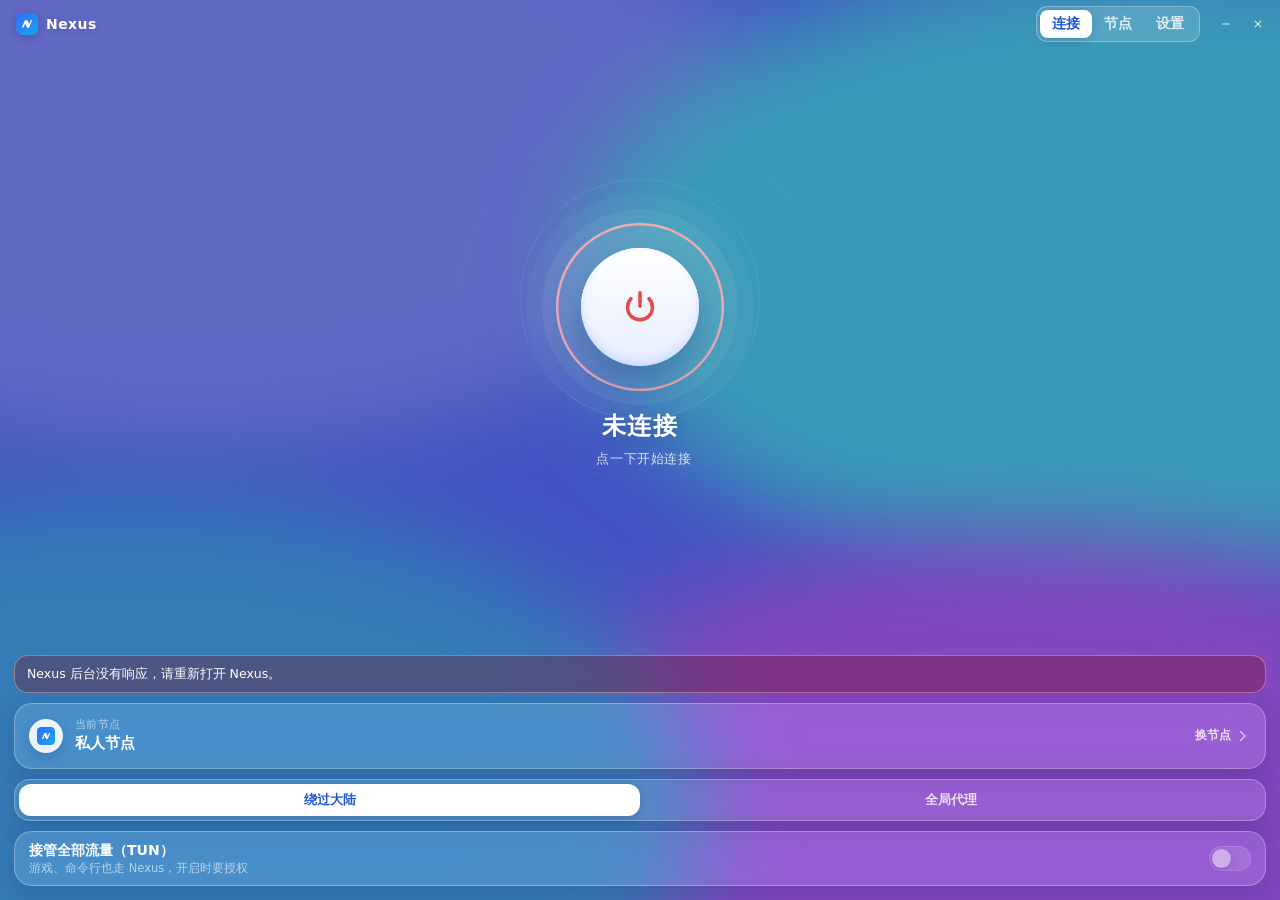
<file: apps/desktop/ui/index.html>
<!doctype html>
<html lang="zh-CN">
<head>
  <meta charset="utf-8"><meta name="viewport" content="width=device-width, initial-scale=1">
  <title>Nexus</title><link rel="icon" href="nexus-logo.svg"><link href="style.css" rel="stylesheet"><script src="app.js" defer></script>
</head>
<body>
<svg class="sprite" aria-hidden="true">
  <symbol id="i-power" viewBox="0 0 24 24"><path d="M12 3.5v8"/><path d="M6.6 7a7.5 7.5 0 1 0 10.8 0"/></symbol>
  <symbol id="i-check" viewBox="0 0 24 24"><path d="m5 12.5 4.5 4.5L19 7.5"/></symbol>
  <symbol id="i-refresh" viewBox="0 0 24 24"><path d="M19.5 12a7.5 7.5 0 1 1-2.2-5.3"/><path d="M19.5 4.5v4h-4"/></symbol>
  <symbol id="i-trash" viewBox="0 0 24 24"><path d="M4.5 7h15M10 11v6M14 11v6M6.5 7l.8 11.2A2 2 0 0 0 9.3 20h5.4a2 2 0 0 0 2-1.8L17.5 7M9.5 7V5a1 1 0 0 1 1-1h3a1 1 0 0 1 1 1v2"/></symbol>
  <symbol id="i-plus" viewBox="0 0 24 24"><path d="M12 5v14M5 12h14"/></symbol>
  <symbol id="i-arrow" viewBox="0 0 24 24"><path d="m10 6 6 6-6 6"/></symbol>
  <symbol id="i-bolt" viewBox="0 0 24 24"><path d="M13 3.5 5.5 13.5H12l-1 7 7.5-10H12z"/></symbol>
  <symbol id="i-up" viewBox="0 0 24 24"><path d="M12 19V5M6 11l6-6 6 6"/></symbol>
  <symbol id="i-down" viewBox="0 0 24 24"><path d="M12 5v14M6 13l6 6 6-6"/></symbol>
  <symbol id="i-min" viewBox="0 0 24 24"><path d="M6 12h12"/></symbol>
  <symbol id="i-close" viewBox="0 0 24 24"><path d="m7 7 10 10M17 7 7 17"/></symbol>
  <symbol id="i-back" viewBox="0 0 24 24"><path d="m14 6-6 6 6 6"/></symbol>
  <symbol id="i-server" viewBox="0 0 24 24"><rect x="4" y="4.5" width="16" height="6" rx="2"/><rect x="4" y="13.5" width="16" height="6" rx="2"/><path d="M8 7.5h.01M8 16.5h.01"/></symbol>
  <symbol id="i-chat" viewBox="0 0 24 24"><path d="M5 5.5h14a1.5 1.5 0 0 1 1.5 1.5v9a1.5 1.5 0 0 1-1.5 1.5h-7l-4.5 3.5V17.5H5A1.5 1.5 0 0 1 3.5 16V7A1.5 1.5 0 0 1 5 5.5z"/><path d="M8 10h8M8 13.5h5"/></symbol>
  <symbol id="i-copy" viewBox="0 0 24 24"><rect x="8.5" y="8.5" width="11" height="11" rx="2.5"/><path d="M15.5 8.5V6a1.5 1.5 0 0 0-1.5-1.5H6A1.5 1.5 0 0 0 4.5 6v8A1.5 1.5 0 0 0 6 15.5h2.5"/></symbol>
</svg>

<div class="aurora" aria-hidden="true"><i></i><i></i><i></i><i></i></div>

<header class="top" data-tauri-drag-region>
  <div class="brand" data-tauri-drag-region><img src="nexus-logo.svg" alt="" width="22" height="22" data-tauri-drag-region><span data-tauri-drag-region>Nexus</span></div>
  <nav aria-label="主要导航"><span class="nav-pill" aria-hidden="true"></span><a href="#home">连接</a><a href="#nodes">节点</a><a href="#settings">设置</a></nav>
  <div class="window-controls">
    <button type="button" id="win-min" aria-label="最小化"><svg class="icon"><use href="#i-min"/></svg></button>
    <button type="button" id="win-close" class="close" aria-label="关闭"><svg class="icon"><use href="#i-close"/></svg></button>
  </div>
</header>

<main>
<section id="home" aria-labelledby="home-title">
  <h1 id="home-title" class="sr-only" tabindex="-1">连接</h1>
  <form id="connection-form" class="home">
    <div id="hero" class="hero" data-link="idle">
      <span class="hero-glow" aria-hidden="true"></span>
      <span class="hero-wash" aria-hidden="true"></span>
      <span class="hero-rings" aria-hidden="true"></span>
      <div class="dial-wrap">
        <span class="wave" aria-hidden="true"></span><span class="wave" aria-hidden="true"></span><span class="wave" aria-hidden="true"></span>
        <span class="orbit" aria-hidden="true"><i></i></span>
        <button id="toggle" type="submit" class="dial" aria-describedby="status" disabled>
          <span class="dial-ring" aria-hidden="true"></span>
          <span class="dial-core" aria-hidden="true"><svg class="icon"><use href="#i-power"/></svg></span>
          <span id="toggle-label" class="sr-only">连接</span>
        </button>
      </div>
      <p id="status" role="status">未连接</p>
      <p id="route"><span id="lane"></span><span id="clock"></span></p>
      <div id="traffic" class="traffic" hidden>
        <svg class="spark" viewBox="0 0 300 44" preserveAspectRatio="none" aria-hidden="true">
          <path id="spark-down-fill" class="fill"/><path id="spark-down" class="line"/><path id="spark-up" class="line up"/>
        </svg>
        <div class="rates">
          <span><svg class="icon"><use href="#i-down"/></svg><b id="rate-down">0</b><small id="unit-down">KB/s</small></span>
          <span><svg class="icon"><use href="#i-up"/></svg><b id="rate-up">0</b><small id="unit-up">KB/s</small></span>
        </div>
      </div>
    </div>
    <p id="feedback" role="alert" hidden></p>

    <a id="current" class="row link" href="#nodes">
      <span class="row-text"><small class="eyebrow">当前节点</small><b id="current-name">私人节点</b><small id="current-from"></small></span>
      <span id="current-latency" class="latency" hidden></span>
      <span class="change">换节点<svg class="icon chevron"><use href="#i-arrow"/></svg></span>
    </a>
    <div class="seg" role="radiogroup" aria-label="分流模式">
      <span class="seg-pill" aria-hidden="true"></span>
      <label><input type="radio" name="mode" value="split" checked><span>绕过大陆</span></label>
      <label><input type="radio" name="mode" value="global"><span>全局代理</span></label>
    </div>
    <div class="row tun-row"><label for="tun" class="row-text"><b>接管全部流量（TUN）</b><small id="tun-hint">游戏、命令行也走 Nexus，开启时要授权</small></label><input type="checkbox" role="switch" id="tun" aria-describedby="tun-hint" disabled></div>
  </form>
</section>

<section id="nodes" hidden aria-labelledby="nodes-title">
  <h1 id="nodes-title" class="sr-only" tabindex="-1">节点</h1>
  <p id="selected-hint" class="hint"></p>
  <div class="group">
    <div class="group-head"><span class="group-name">私人节点</span><small class="group-meta"></small>
      <button type="button" class="icon-btn probe" data-probe="v2" aria-label="测试延迟"><svg class="icon"><use href="#i-bolt"/></svg></button>
    </div>
    <div class="group-nodes">
      <button type="button" id="pick-v2" class="node" role="radio" aria-checked="false" data-id="v2" hidden>
        <span class="node-name" id="v2-name">私人节点</span><span class="latency" hidden></span><span class="badge">私人</span>
        <svg class="icon node-check" aria-hidden="true"><use href="#i-check"/></svg>
      </button>
      <form id="enrollment" class="join" hidden>
        <label for="invite" class="sr-only">邀请链接</label>
        <input id="invite" type="password" maxlength="16384" autocomplete="off" spellcheck="false" placeholder="粘贴朋友发来的邀请链接" required>
        <button type="submit" id="join" class="btn primary small">加入</button>
      </form>
    </div>
  </div>
  <a id="to-servers" class="row link entry" href="#servers">
    <span class="entry-icon" aria-hidden="true"><svg class="icon"><use href="#i-server"/></svg></span>
    <span class="row-text"><b>用自己的服务器搭节点</b><small id="servers-summary">有一台 VPS 就行，点一下自动装好</small></span>
    <svg class="icon chevron"><use href="#i-arrow"/></svg>
  </a>
  <div id="sub-groups"></div>
  <p id="sub-feedback" role="status"></p>
  <form id="import-form" class="add" hidden>
    <label for="subscription-url" class="sr-only">订阅或节点链接</label>
    <input type="password" id="subscription-url" maxlength="524288" autocomplete="off" spellcheck="false" placeholder="粘贴订阅地址或节点链接" required>
    <button type="submit" id="add-sub" class="btn primary">添加</button>
  </form>
  <button type="button" id="show-import" class="btn wide"><svg class="icon"><use href="#i-plus"/></svg>添加订阅</button>

  <template id="group-template">
    <div class="group">
      <div class="group-head">
        <span class="group-name"></span><small class="group-meta"></small>
        <button type="button" class="icon-btn probe" aria-label="测试延迟"><svg class="icon"><use href="#i-bolt"/></svg></button>
        <button type="button" class="icon-btn refresh" aria-label="刷新订阅"><svg class="icon"><use href="#i-refresh"/></svg></button>
        <button type="button" class="icon-btn delete" aria-label="删除订阅"><svg class="icon"><use href="#i-trash"/></svg></button>
      </div>
      <div class="group-nodes" role="radiogroup"></div>
    </div>
  </template>
  <template id="node-template">
    <button type="button" class="node" role="radio" aria-checked="false">
      <span class="node-name"></span><span class="latency" hidden></span><span class="badge"></span>
      <svg class="icon node-check" aria-hidden="true"><use href="#i-check"/></svg>
    </button>
  </template>
  <dialog id="confirm-import" aria-labelledby="confirm-import-title"><h2 id="confirm-import-title">添加这个订阅？</h2><p id="import-hint"></p>
    <form method="dialog"><button value="cancel" class="btn">忽略</button><button value="add" class="btn primary" autofocus>添加</button></form>
  </dialog>
  <dialog id="confirm-sub" aria-labelledby="confirm-sub-title"><h2 id="confirm-sub-title">删除这个订阅？</h2><p id="delete-hint"></p>
    <form method="dialog"><button value="cancel" class="btn" autofocus>取消</button><button value="delete" class="btn danger">删除</button></form>
  </dialog>
</section>

<section id="servers" hidden aria-labelledby="servers-title" data-nav="nodes">
  <div class="page-head">
    <button type="button" id="servers-back" class="icon-btn" aria-label="返回"><svg class="icon"><use href="#i-back"/></svg></button>
    <h1 id="servers-title" tabindex="-1">我的服务器</h1>
  </div>

  <div id="server-home">
    <div id="server-list" class="list" hidden></div>
    <div id="server-empty" class="empty" hidden>
      <span class="entry-icon big" aria-hidden="true"><svg class="icon"><use href="#i-server"/></svg></span>
      <b>搭一个只属于你的节点</b>
      <small>准备一台海外 Linux 服务器，填上 IP 和 root 密码，剩下的交给 Nexus。</small>
    </div>
    <form id="server-form" class="card" hidden>
      <label for="server-address" class="sr-only">服务器 IP</label>
      <input id="server-address" type="text" maxlength="128" autocomplete="off" spellcheck="false" placeholder="服务器 IP（端口不是 22 就写 IP:端口）" required>
      <label for="server-password" class="sr-only">root 密码</label>
      <input id="server-password" type="password" maxlength="4096" autocomplete="off" spellcheck="false" placeholder="root 密码" required>
      <small class="fine">密码只用这一次，不会保存在这台电脑上</small>
      <div class="actions"><button type="button" id="server-form-cancel" class="btn">取消</button><button type="submit" id="server-start" class="btn primary">开始搭建</button></div>
    </form>
    <button type="button" id="show-server-form" class="btn wide"><svg class="icon"><use href="#i-plus"/></svg>添加服务器</button>
  </div>

  <div id="server-progress" class="card" hidden>
    <b id="progress-title">正在搭建…</b>
    <ol class="steps">
      <li data-step="connect">连接服务器</li>
      <li data-step="install">安装节点</li>
      <li data-step="enroll">让这台电脑加入</li>
    </ol>
    <small id="progress-hint" class="fine"></small>
    <div class="actions">
      <button type="button" id="progress-cancel" class="btn">取消</button>
      <button type="button" id="progress-invite" class="btn" hidden>邀请朋友</button>
      <button type="button" id="progress-connect" class="btn primary" hidden>去连接</button>
    </div>
  </div>

  <p id="server-feedback" role="status"></p>

  <div id="server-detail" hidden>
    <div class="card">
      <b>邀请朋友</b>
      <small class="fine">朋友装好 Nexus，粘贴这条邀请就能用你的节点</small>
      <div class="chips" role="radiogroup" aria-label="可以用多久" id="invite-days">
        <label><input type="radio" name="invite-days" value="30" checked><span>30 天</span></label>
        <label><input type="radio" name="invite-days" value="90"><span>90 天</span></label>
        <label><input type="radio" name="invite-days" value="365"><span>一年</span></label>
        <label><input type="radio" name="invite-days" value=""><span>永久</span></label>
      </div>
      <button type="button" id="make-invite" class="btn primary">生成邀请</button>
      <div id="invite-out" hidden>
        <p id="invite-text"></p>
        <div class="actions"><small class="fine">邀请 7 天内有效，只能用一次</small><button type="button" id="copy-invite" class="btn small"><svg class="icon"><use href="#i-copy"/></svg>复制</button></div>
      </div>
    </div>
    <div class="group">
      <div class="group-head"><span class="group-name">在用的设备</span><small class="group-meta" id="device-meta"></small>
        <button type="button" id="devices-refresh" class="icon-btn" aria-label="刷新设备"><svg class="icon"><use href="#i-refresh"/></svg></button>
      </div>
      <div id="device-list" class="group-nodes"></div>
    </div>
  </div>

  <template id="server-template">
    <button type="button" class="row server">
      <span class="entry-icon" aria-hidden="true"><svg class="icon"><use href="#i-server"/></svg></span>
      <span class="row-text"><b></b><small>管理设备、邀请朋友</small></span>
      <svg class="icon chevron" aria-hidden="true"><use href="#i-arrow"/></svg>
    </button>
  </template>
  <template id="device-template">
    <div class="device">
      <span class="row-text"><b></b><small></small></span>
      <button type="button" class="btn small renew">续期</button>
      <button type="button" class="btn small ghost-danger revoke">停用</button>
    </div>
  </template>
  <dialog id="confirm-bind" aria-labelledby="confirm-bind-title"><h2 id="confirm-bind-title">这台服务器已经搭好了</h2>
    <p>看起来你之前用手机或别的电脑搭过。要直接接管它吗？不会重装，已有的设备照常能用。</p>
    <form method="dialog"><button value="cancel" class="btn" autofocus>取消</button><button value="bind" class="btn primary">接管</button></form>
  </dialog>
  <dialog id="confirm-renew" aria-labelledby="confirm-renew-title"><h2 id="confirm-renew-title">续期</h2>
    <p id="renew-hint"></p>
    <div class="chips light" role="radiogroup" aria-label="续多久">
      <label><input type="radio" name="renew-days" value="30" checked><span>30 天</span></label>
      <label><input type="radio" name="renew-days" value="90"><span>90 天</span></label>
      <label><input type="radio" name="renew-days" value="365"><span>一年</span></label>
      <label><input type="radio" name="renew-days" value=""><span>永久</span></label>
    </div>
    <form method="dialog"><button value="cancel" class="btn">取消</button><button value="renew" class="btn primary">续期</button></form>
  </dialog>
  <dialog id="confirm-revoke" aria-labelledby="confirm-revoke-title"><h2 id="confirm-revoke-title">停用这台设备？</h2>
    <p id="revoke-hint"></p>
    <form method="dialog"><button value="cancel" class="btn" autofocus>取消</button><button value="revoke" class="btn danger">停用</button></form>
  </dialog>
</section>

<section id="settings" hidden aria-labelledby="settings-title">
  <h1 id="settings-title" class="sr-only" tabindex="-1">设置</h1>
  <div class="list">
    <div class="row"><label for="proxy" class="row-text"><b>系统代理</b><small>浏览器等软件自动走 Nexus</small></label><input type="checkbox" role="switch" id="proxy" checked disabled></div>
  </div>
  <div class="list">
    <div class="row"><span class="row-text"><b>本机端口</b><small id="ports">连接后显示</small></span></div>
    <div class="row"><span class="row-text"><b>这台电脑</b><small id="identity">读取中…</small></span><button id="remove" type="button" class="btn small ghost-danger" hidden>退出</button></div>
    <div class="row"><span class="row-text"><b>软件更新</b><small id="update-feedback">正在检查…</small></span><button type="button" id="update-action" class="btn small" disabled>检查更新</button></div>
  </div>
  <a class="row link entry" href="#report">
    <span class="entry-icon" aria-hidden="true"><svg class="icon"><use href="#i-chat"/></svg></span>
    <span class="row-text"><b>反馈问题</b><small>遇到问题或有建议，直接告诉我们</small></span>
    <svg class="icon chevron"><use href="#i-arrow"/></svg>
  </a>
  <div class="about">
    <img src="nexus-logo.svg" alt="" width="40" height="40">
    <b>Nexus</b>
    <small>无需注册 · 密钥只保存在本机 · 不收集数据</small>
  </div>
  <dialog id="confirm" aria-labelledby="confirm-title"><h2 id="confirm-title">让这台电脑退出私人节点？</h2>
    <p>退出后就不能再用这个节点了，想重新加入需要一条新的邀请。</p>
    <form method="dialog"><button value="cancel" class="btn" autofocus>取消</button><button value="remove" class="btn danger">退出</button></form>
  </dialog>
</section>

<section id="report" hidden aria-labelledby="report-title" data-nav="settings">
  <div class="page-head">
    <a href="#settings" class="icon-btn" aria-label="返回"><svg class="icon"><use href="#i-back"/></svg></a>
    <h1 id="report-title" tabindex="-1">反馈问题</h1>
  </div>
  <form id="feedback-form" class="card">
    <label for="feedback-body" class="sr-only">问题或建议</label>
    <textarea id="feedback-body" maxlength="2000" rows="8" placeholder="遇到了什么问题，或者希望加什么功能" required></textarea>
    <label for="feedback-contact" class="sr-only">联系方式</label>
    <input id="feedback-contact" type="text" maxlength="100" autocomplete="off" spellcheck="false" placeholder="联系方式（选填，方便我们回复你）">
    <div class="actions"><small id="feedback-status" class="fine" role="status">会一起发送软件版本和系统版本</small><button type="submit" id="feedback-send" class="btn primary">发送</button></div>
  </form>
</section>
</main>
</body>
</html>
</file>
<file: apps/desktop/ui/style.css>
/* Nexus desktop · "流光": a living blue–cyan–violet field under frosted glass.
   Fixed 440x740 frameless window. Brand blues match the Android app. */
:root {
  color-scheme: dark;
  --ink: #FFFFFF; --ink-soft: rgba(255,255,255,.82); --ink-muted: rgba(255,255,255,.62);
  --glass: rgba(255,255,255,.14); --glass-strong: rgba(255,255,255,.22); --glass-line: rgba(255,255,255,.28);
  --glass-shadow: 0 8px 28px rgba(12,28,96,.18);
  --signal: #2F6BFF; --signal-text: #1F56E0;
  --good: #8CFFD0; --fair: #FFE08A; --bad: #FFC2C2; --danger: #E5484D;
  --spring: cubic-bezier(.34, 1.4, .5, 1);
  --ease: cubic-bezier(.2, .7, .2, 1);
  font: 14px/1.45 "Segoe UI Variable Text", "Segoe UI", "Microsoft YaHei UI", system-ui, sans-serif;
  color: var(--ink); background: #2F6BFF;
}
* { box-sizing: border-box; }
[hidden] { display: none !important; }
html, body { height: 100%; }
body { position: relative; margin: 0; display: flex; flex-direction: column; overflow: hidden; background: transparent; -webkit-font-smoothing: antialiased; user-select: none; cursor: default; }
input { user-select: text; }
h1, h2, p { margin: 0; }
.sprite { display: none; }
.icon { width: 18px; height: 18px; flex: none; fill: none; stroke: currentColor; stroke-width: 1.9; stroke-linecap: round; stroke-linejoin: round; }
.sr-only { position: absolute; width: 1px; height: 1px; overflow: hidden; clip-path: inset(50%); white-space: nowrap; }
:focus-visible { outline: 2px solid #fff; outline-offset: 2px; }
h1:focus { outline: none; }
.big, #status, .rates b { font-family: "Segoe UI Variable Display", "Segoe UI", "Microsoft YaHei UI", system-ui, sans-serif; }

/* The living background: four colour fields drifting on their own clocks. */
.aurora { position: fixed; inset: 0; z-index: -1; overflow: hidden; background: #2F6BFF; transition: filter .8s var(--ease); }
.aurora::after { content: ""; position: absolute; inset: 0; background: rgba(14,24,64,.0); transition: background .8s var(--ease); }
.aurora i { position: absolute; width: 90%; height: 70%; border-radius: 50%; filter: blur(46px); opacity: .95; }
.aurora i:nth-child(1) { left: -30%; top: -20%; background: #5B8CFF; animation: drift-a 16s ease-in-out infinite alternate; }
.aurora i:nth-child(2) { right: -35%; top: -5%; background: #22D3EE; animation: drift-b 19s ease-in-out infinite alternate; }
.aurora i:nth-child(3) { right: -25%; bottom: -30%; background: #8B5CF6; animation: drift-c 22s ease-in-out infinite alternate; }
.aurora i:nth-child(4) { left: -35%; bottom: -25%; background: #1AA7EC; animation: drift-d 18s ease-in-out infinite alternate; }
@keyframes drift-a { to { transform: translate(22%, 18%) scale(1.15); } }
@keyframes drift-b { to { transform: translate(-20%, 22%) scale(.9); } }
@keyframes drift-c { to { transform: translate(-18%, -20%) scale(1.12); } }
@keyframes drift-d { to { transform: translate(20%, -14%) scale(.92); } }
/* Idle is calmer and deeper; connecting warms; failure tints red. */
body:has(.hero[data-link=idle]) .aurora { filter: saturate(.75) brightness(.92); }
body:has(.hero[data-link=idle]) .aurora::after { background: rgba(14,24,64,.18); }
body:has(.hero[data-link=busy]) .aurora i:nth-child(3) { background: #C084FC; }
body:has(.hero[data-link=failed]) .aurora::after { background: rgba(120,20,40,.28); }

/* Title bar */
.top { flex: none; display: flex; align-items: center; gap: 10px; height: 48px; padding: 0 6px 0 16px; }
.brand { display: flex; align-items: center; gap: 8px; font-size: 14px; font-weight: 700; letter-spacing: .03em; text-shadow: 0 1px 8px rgba(10,20,80,.2); }
.brand img { border-radius: 6px; box-shadow: 0 2px 8px rgba(10,20,80,.25); }
nav { position: relative; display: flex; margin-left: auto; padding: 3px; border-radius: 11px; background: var(--glass); border: 1px solid var(--glass-line); backdrop-filter: blur(14px); }
nav a { position: relative; z-index: 1; padding: 4px 12px; border-radius: 8px; color: var(--ink-soft); text-decoration: none; font-size: 13.5px; font-weight: 600; transition: color .25s; }
nav a:hover { color: #fff; }
nav a[aria-current] { color: var(--signal-text); }
.nav-pill, .seg-pill { position: absolute; top: 3px; bottom: 3px; left: 0; width: 0; border-radius: 8px; background: #fff; box-shadow: 0 2px 8px rgba(12,28,96,.18); transition: transform .4s var(--spring), width .4s var(--spring); }
.window-controls { display: flex; }
.window-controls button { display: grid; place-items: center; width: 32px; height: 30px; padding: 0; border: 0; border-radius: 8px; background: none; color: var(--ink-soft); cursor: pointer; transition: background .15s, color .15s; }
.window-controls .icon { width: 14px; height: 14px; }
.window-controls button:hover { background: var(--glass); color: #fff; }
.window-controls .close:hover { background: var(--danger); }

main { flex: 1; min-height: 0; overflow-y: auto; overflow-x: hidden; padding: 0 14px 14px; scrollbar-width: thin; scrollbar-color: rgba(255,255,255,.35) transparent; }
main section:not([hidden]) { animation: page-in .38s var(--ease); }
@keyframes page-in { from { opacity: 0; transform: translateY(10px) scale(.99); } }

/* Glass surfaces */
.glass, .link, .list, .group-nodes, .seg, .add input, .traffic { background: var(--glass); border: 1px solid var(--glass-line); backdrop-filter: blur(18px) saturate(1.2); box-shadow: var(--glass-shadow); }

/* Connect page */
#home { height: 100%; }
.home { display: flex; flex-direction: column; gap: 10px; height: 100%; }
.hero { position: relative; flex: 1; min-height: 240px; display: flex; flex-direction: column; align-items: center; justify-content: center; }
.hero-glow, .hero-wash { display: none; }
.hero-rings { position: absolute; left: 50%; top: 42%; width: 420px; height: 420px; translate: -50% -50%; border-radius: 50%; pointer-events: none;
  background: repeating-radial-gradient(circle, transparent 0 59px, rgba(255,255,255,.08) 59px 60px);
  -webkit-mask: radial-gradient(closest-side, #000 55%, transparent); mask: radial-gradient(closest-side, #000 55%, transparent); }
.hero[data-link=on] .hero-rings { animation: ripple 5s linear infinite; }
@keyframes ripple { from { background-size: 100% 100%; } to { transform: scale(1.18); opacity: .5; } }

.dial-wrap { position: relative; display: grid; place-items: center; width: 168px; height: 168px; margin-bottom: 18px; transition: margin .5s var(--ease); }
.dial { position: relative; z-index: 1; width: 168px; height: 168px; padding: 0; border-radius: 50%; border: 1px solid rgba(255,255,255,.35); background: rgba(255,255,255,.14); backdrop-filter: blur(10px); box-shadow: 0 0 0 14px rgba(255,255,255,.06), 0 0 0 30px rgba(255,255,255,.035); cursor: pointer; transition: transform .4s var(--spring), background .5s, box-shadow .6s; }
.dial:disabled { cursor: default; }
.dial:not(:disabled):hover { transform: scale(1.03); }
.dial:not(:disabled):active { transform: scale(.95); transition-duration: .12s; }
.dial-ring { position: absolute; inset: -1px; border-radius: 50%; background: transparent; transition: background .5s, opacity .5s;
  -webkit-mask: radial-gradient(farthest-side, transparent calc(100% - 3px), #000 calc(100% - 2px));
  mask: radial-gradient(farthest-side, transparent calc(100% - 3px), #000 calc(100% - 2px)); }
.dial-core { position: absolute; inset: 24px; display: grid; place-items: center; border-radius: 50%; background: linear-gradient(180deg, #FFFFFF, #E6EDFF); color: #7C8AA6; box-shadow: 0 18px 36px rgba(16,36,120,.32), inset 0 -4px 10px rgba(47,107,255,.14), inset 0 2px 0 #fff; transition: color .5s, transform .5s var(--spring); }
.dial-core .icon { width: 40px; height: 40px; stroke-width: 2.1; }
.hero[data-link=idle] .dial-core .icon { animation: hint 3.6s ease-in-out infinite; }
@keyframes hint { 0%, 70%, 100% { transform: none; } 80% { transform: translateY(-2px); } 90% { transform: translateY(1px); } }
.wave { position: absolute; inset: 0; border-radius: 50%; border: 2px solid #fff; opacity: 0; pointer-events: none; }
.orbit { position: absolute; inset: -10px; border-radius: 50%; opacity: 0; transition: opacity .3s; }
.orbit i { position: absolute; top: -4px; left: 50%; width: 9px; height: 9px; margin-left: -4.5px; border-radius: 50%; background: #fff; box-shadow: 0 0 12px #fff, 0 0 24px rgba(255,255,255,.7); }

.hero[data-link=busy] .dial-ring { background: conic-gradient(from 0deg, transparent, #fff); animation: spin 1.2s linear infinite; }
.hero[data-link=busy] .dial-core { color: var(--signal); }
.hero[data-link=busy] .orbit { opacity: 1; animation: spin 1.8s linear infinite; }
.hero[data-link=busy] .wave { animation: wave 2.4s var(--ease) infinite; }
.hero[data-link=busy] .wave:nth-child(2) { animation-delay: .8s; }
.hero[data-link=busy] .wave:nth-child(3) { animation-delay: 1.6s; }
@keyframes wave { from { opacity: .55; transform: scale(1); } to { opacity: 0; transform: scale(1.85); } }
@keyframes spin { to { transform: rotate(1turn); } }

.hero[data-link=on] .dial { background: rgba(255,255,255,.2); animation: breathe 3.4s ease-in-out infinite; }
.hero[data-link=on] .dial-ring { background: rgba(255,255,255,.85); }
.hero[data-link=on] .dial-core { color: var(--signal); }
@keyframes breathe { 0%, 100% { box-shadow: 0 0 0 14px rgba(255,255,255,.08), 0 0 0 30px rgba(255,255,255,.04), 0 0 60px rgba(255,255,255,.18); } 50% { box-shadow: 0 0 0 20px rgba(255,255,255,.05), 0 0 0 40px rgba(255,255,255,.02), 0 0 90px rgba(255,255,255,.26); } }
.hero.burst .wave { animation: wave 1.1s var(--ease) 1 both; }
.hero.burst .wave:nth-child(2) { animation-delay: .18s; }
.hero.burst .wave:nth-child(3) { animation-delay: .36s; }
.hero.burst .dial-core { animation: pop .6s var(--spring); }
@keyframes pop { 40% { transform: scale(1.1); } }
.hero[data-link=failed] .dial-ring { background: rgba(255,170,170,.9); }
.hero[data-link=failed] .dial-core { color: var(--danger); }
.hero.shake .dial { animation: shake .45s ease-in-out; }
@keyframes shake { 20%, 60% { transform: translateX(-5px); } 40%, 80% { transform: translateX(5px); } }

#status { font-size: 24px; font-weight: 700; letter-spacing: .05em; text-shadow: 0 2px 14px rgba(10,20,80,.22); }
#status.swap { animation: swap .35s var(--ease); }
@keyframes swap { from { opacity: 0; transform: translateY(6px); } }
#route { display: flex; align-items: center; gap: 8px; min-height: 22px; margin-top: 4px; color: var(--ink-soft); font-size: 12.5px; }
#lane:not(:empty) { padding: 1px 9px; border-radius: 999px; background: var(--glass-strong); border: 1px solid var(--glass-line); color: #fff; font-weight: 600; font-size: 11.5px; }
#clock { font-variant-numeric: tabular-nums; letter-spacing: .05em; }

/* Live traffic: a glass strip at the foot of the stage. */
.traffic { position: absolute; left: 0; right: 0; bottom: 0; overflow: hidden; padding: 10px 16px 10px; border-radius: 18px; animation: rise .5s var(--ease); }
@keyframes rise { from { opacity: 0; transform: translateY(12px); } }
.spark { position: absolute; inset: auto 0 0; display: block; width: 100%; height: 40px; opacity: .45; }
.spark .line { fill: none; stroke: #fff; stroke-width: 1.6; stroke-linejoin: round; stroke-linecap: round; vector-effect: non-scaling-stroke; }
.spark .line.up { stroke: rgba(255,255,255,.55); stroke-dasharray: 3 3; }
.spark .fill { fill: rgba(255,255,255,.14); }
.rates { position: relative; display: grid; grid-template-columns: 1fr 1fr; font-variant-numeric: tabular-nums; }
.rates span { display: flex; align-items: baseline; gap: 4px; }
.rates span + span { justify-content: flex-end; }
.rates .icon { width: 13px; height: 13px; align-self: center; opacity: .8; }
.rates b { font-size: 22px; font-weight: 700; letter-spacing: .01em; }
.rates small { opacity: .78; font-size: 11px; }
.hero:has(.traffic:not([hidden])) .dial-wrap { margin-top: -56px; }

#feedback { padding: 9px 12px; border-radius: 14px; background: rgba(120,16,32,.34); border: 1px solid rgba(255,180,180,.45); color: #fff; font-size: 12.5px; backdrop-filter: blur(14px); animation: rise .35s var(--ease); }

/* Rows and lists */
.row { display: flex; align-items: center; gap: 12px; width: 100%; min-height: 52px; padding: 8px 14px; text-align: left; }
.row-text { display: grid; flex: 1; min-width: 0; }
.row-text b { font-weight: 600; overflow: hidden; text-overflow: ellipsis; white-space: nowrap; }
.row-text small { color: var(--ink-muted); font-size: 11.5px; overflow: hidden; text-overflow: ellipsis; white-space: nowrap; }
label.row-text { cursor: pointer; }
.link { flex: none; border-radius: 18px; color: inherit; text-decoration: none; transition: transform .3s var(--spring), background .2s; }
.link:hover { background: var(--glass-strong); transform: translateY(-1px); }
.link:active { transform: scale(.985); }
.link::before { content: ""; flex: none; display: grid; width: 34px; height: 34px; border-radius: 50%; background: rgba(255,255,255,.9) url("nexus-logo.svg") center / 18px no-repeat; box-shadow: 0 4px 12px rgba(12,28,96,.2); }
.chevron { color: var(--ink-muted); transition: transform .3s var(--spring); }
.link:hover .chevron { transform: translateX(3px); }
.list { overflow: hidden; margin-top: 10px; border-radius: 18px; }
.list .row + .row { border-top: 1px solid rgba(255,255,255,.16); }
#current { min-height: 66px; }
.eyebrow { color: var(--ink-muted); font-size: 11px !important; letter-spacing: .04em; }
#current b { font-size: 15px; }
.change { display: flex; align-items: center; gap: 2px; color: var(--ink-soft); font-size: 12px; font-weight: 600; }
.tun-row { flex: none; border-radius: 18px; background: var(--glass); border: 1px solid var(--glass-line); backdrop-filter: blur(18px) saturate(1.2); box-shadow: var(--glass-shadow); }
.tun-row:has(:checked) { background: var(--glass-strong); border-color: rgba(255,255,255,.5); }
.join { display: flex; align-items: center; gap: 8px; padding: 8px 8px 8px 10px; animation: rise .35s var(--ease); }
.join input[type=password] { height: 36px; border: 1px solid var(--glass-line); background: rgba(255,255,255,.1); }
input[type=password] { width: 100%; height: 42px; padding: 0 14px; border-radius: 14px; color: #fff; font: inherit; transition: border-color .2s, background .2s; }
input::placeholder { color: var(--ink-muted); }
input[type=password]:focus { outline: none; background: var(--glass-strong); border-color: rgba(255,255,255,.7); }

.seg { position: relative; flex: none; display: grid; grid-template-columns: 1fr 1fr; padding: 4px; border-radius: 16px; }
.seg-pill { top: 4px; bottom: 4px; border-radius: 12px; }
.seg label { position: relative; z-index: 1; cursor: pointer; }
.seg input { position: absolute; opacity: 0; pointer-events: none; }
.seg span { display: flex; align-items: center; justify-content: center; height: 32px; border-radius: 12px; color: var(--ink-soft); font-weight: 600; font-size: 12.5px; transition: color .25s; }
.seg input:checked + span { color: var(--signal-text); }
.seg input:focus-visible + span { outline: 2px solid #fff; }
.seg input:disabled + span { cursor: default; }
.seg:has(input:disabled) { opacity: .8; }

[role=switch] { appearance: none; position: relative; flex: none; width: 42px; height: 25px; margin: 0; border-radius: 999px; background: rgba(255,255,255,.22); border: 1px solid rgba(255,255,255,.3); cursor: pointer; transition: background .25s; }
[role=switch]::before { content: ""; position: absolute; top: 2px; left: 2px; width: 19px; height: 19px; border-radius: 50%; background: #fff; box-shadow: 0 2px 6px rgba(12,28,96,.3); transition: transform .35s var(--spring), width .2s; }
[role=switch]:active:not(:disabled)::before { width: 23px; }
[role=switch]:checked { background: #fff; }
[role=switch]:checked::before { background: var(--signal); transform: translateX(17px); }
[role=switch]:checked:active:not(:disabled)::before { transform: translateX(13px); }
[role=switch]:disabled { opacity: .5; cursor: default; }

/* Buttons */
.btn { display: inline-flex; align-items: center; justify-content: center; gap: 6px; height: 36px; padding: 0 14px; border: 1px solid var(--glass-line); border-radius: 12px; background: var(--glass); color: #fff; font: inherit; font-weight: 600; cursor: pointer; white-space: nowrap; backdrop-filter: blur(12px); transition: background .15s, transform .25s var(--spring); }
.btn:hover:not(:disabled) { background: var(--glass-strong); }
.btn:active:not(:disabled) { transform: scale(.96); }
.btn.small { height: 28px; padding: 0 12px; border-radius: 9px; font-size: 12px; }
.btn.wide { width: 100%; margin-top: 10px; border-style: dashed; background: rgba(255,255,255,.06); }
.btn.primary { border-color: transparent; background: #fff; color: var(--signal-text); box-shadow: 0 6px 18px rgba(12,28,96,.22); }
.btn.primary:hover:not(:disabled) { background: #fff; filter: brightness(1.03); }
.btn.danger { border-color: transparent; background: var(--danger); color: #fff; }
.btn.danger:hover:not(:disabled) { background: var(--danger); filter: brightness(1.06); }
.btn.ghost-danger { color: #fff; background: rgba(229,72,77,.35); border-color: rgba(255,180,180,.45); }
.btn:disabled { opacity: .5; cursor: default; }
.icon-btn { display: grid; place-items: center; width: 26px; height: 26px; padding: 0; border: 0; border-radius: 8px; background: none; color: var(--ink-muted); cursor: pointer; transition: background .15s, color .15s, transform .25s var(--spring); }
.icon-btn .icon { width: 15px; height: 15px; }
.icon-btn:hover:not(:disabled) { background: var(--glass); color: #fff; }
.icon-btn:active:not(:disabled) { transform: scale(.88); }
.icon-btn:disabled { opacity: .35; cursor: default; }
.icon-btn.spinning .icon { animation: spin .9s linear infinite; }
.icon-btn.probe.spinning .icon { animation: zap .7s ease-in-out infinite; color: #fff; }
@keyframes zap { 50% { transform: scale(1.25); opacity: .5; } }

/* Nodes */
.hint { margin: 2px 4px 8px; color: var(--ink-muted); font-size: 12px; }
.hint:empty { display: none; }
#sub-groups .group { margin-top: 14px; }
.group-head { display: flex; align-items: center; gap: 4px; min-height: 26px; padding: 0 2px 5px 6px; color: #fff; font-size: 12px; font-weight: 700; letter-spacing: .02em; }
.group-name { overflow: hidden; text-overflow: ellipsis; white-space: nowrap; }
.group-meta { flex: 1; min-width: 0; margin-left: 3px; color: var(--ink-muted); font-weight: 400; overflow: hidden; text-overflow: ellipsis; white-space: nowrap; }
.group-meta.warn { color: var(--fair); }
.group-nodes { overflow: hidden; border-radius: 18px; }
.node { position: relative; display: flex; align-items: center; gap: 8px; width: 100%; height: 44px; padding: 0 14px; border: 0; background: transparent; color: #fff; font: inherit; text-align: left; cursor: pointer; animation: rise .4s var(--ease) both; animation-delay: calc(var(--i, 0) * 28ms); transition: background .2s; }
.group-nodes .node + .node { border-top: 1px solid rgba(255,255,255,.14); }
.node:hover:not(:disabled) { background: rgba(255,255,255,.1); }
.node::before { content: ""; position: absolute; left: 0; top: 11px; bottom: 11px; width: 3px; border-radius: 0 3px 3px 0; background: #fff; transform: scaleY(0); transition: transform .35s var(--spring); }
.node[aria-checked=true] { background: rgba(255,255,255,.2); }
.node[aria-checked=true]::before { transform: scaleY(1); }
.node-name { flex: 1; min-width: 0; overflow: hidden; text-overflow: ellipsis; white-space: nowrap; }
.node[aria-checked=true] .node-name { font-weight: 700; }
.badge { flex: none; width: 66px; color: var(--ink-muted); font-size: 11px; text-align: right; }
.node-check { width: 16px; height: 16px; color: #fff; stroke-width: 2.6; opacity: 0; transform: scale(.4); transition: opacity .2s, transform .35s var(--spring); }
.node[aria-checked=true] .node-check { opacity: 1; transform: none; }
.node:disabled { cursor: default; }
.node:disabled:not([aria-checked=true]) { opacity: .55; }
.latency { flex: none; min-width: 46px; padding: 1px 7px; border-radius: 999px; background: rgba(255,255,255,.18); font-size: 11px; font-weight: 700; font-variant-numeric: tabular-nums; text-align: center; animation: pop-in .4s var(--spring); }
@keyframes pop-in { from { opacity: 0; transform: scale(.6); } }
.latency.good { color: var(--good); }
.latency.fair { color: var(--fair); }
.latency.slow, .latency.fail { color: var(--bad); }
.latency.testing { color: transparent; background: linear-gradient(90deg, rgba(255,255,255,.14) 25%, rgba(255,255,255,.4) 50%, rgba(255,255,255,.14) 75%); background-size: 200% 100%; animation: shimmer 1s linear infinite; }
@keyframes shimmer { to { background-position: -200% 0; } }
#sub-feedback { margin: 10px 6px 0; color: var(--ink-soft); font-size: 12px; animation: rise .3s var(--ease); }
#sub-feedback:empty { display: none; }
#sub-feedback.error { color: #fff; font-weight: 600; }
.add { display: flex; gap: 8px; margin-top: 10px; animation: rise .3s var(--ease); }
.add .btn { height: 42px; border-radius: 14px; }

/* Settings */
#settings { display: flex; flex-direction: column; min-height: 100%; }
#settings .list:first-of-type { margin-top: 0; }
.about { display: flex; flex-direction: column; align-items: center; gap: 2px; margin-top: auto; padding: 28px 0 8px; text-align: center; }
.about img { margin-bottom: 8px; border-radius: 12px; box-shadow: 0 10px 26px rgba(12,28,96,.35), 0 0 0 6px rgba(255,255,255,.12); animation: float 5s ease-in-out infinite; }
@keyframes float { 50% { transform: translateY(-4px); } }
.about b { font-size: 14px; letter-spacing: .04em; }
.about small { color: var(--ink-muted); font-size: 11.5px; }

/* My servers */
.card { backdrop-filter: blur(18px) saturate(1.2); display: flex; flex-direction: column; gap: 10px; margin-top: 10px; padding: 14px; border-radius: 18px; background: var(--glass); border: 1px solid var(--glass-line); box-shadow: var(--glass-shadow); animation: rise .35s var(--ease); }
.card > b { font-size: 14px; }
.card input { width: 100%; height: 42px; padding: 0 14px; border-radius: 14px; background: rgba(255,255,255,.1); border: 1px solid var(--glass-line); color: #fff; font: inherit; transition: border-color .2s, background .2s; }
.card input:focus { outline: none; background: var(--glass-strong); border-color: rgba(255,255,255,.7); }
.card textarea { width: 100%; min-height: 168px; padding: 12px 14px; border-radius: 14px; background: rgba(255,255,255,.1); border: 1px solid var(--glass-line); color: #fff; font: inherit; line-height: 1.6; resize: none; transition: border-color .2s, background .2s; }
.card textarea:focus { outline: none; background: var(--glass-strong); border-color: rgba(255,255,255,.7); }
.card textarea::placeholder, .card input::placeholder { color: var(--ink-muted); }
.fine { color: var(--ink-muted); font-size: 11.5px; }
.actions { display: flex; align-items: center; justify-content: flex-end; gap: 8px; }
.actions .fine { flex: 1; }
.page-head { display: flex; align-items: center; gap: 6px; margin: 2px 0 10px; }
.page-head h1 { font-size: 16px; font-weight: 700; letter-spacing: .02em; }
.page-head .icon-btn { width: 30px; height: 30px; color: #fff; }
.page-head .icon-btn .icon { width: 18px; height: 18px; }

.entry { margin-top: 10px; }
.entry::before { display: none; }
.entry-icon { flex: none; display: grid; place-items: center; width: 34px; height: 34px; border-radius: 50%; background: rgba(255,255,255,.9); color: var(--signal); box-shadow: 0 4px 12px rgba(12,28,96,.2); }
.entry-icon .icon { width: 18px; height: 18px; }
.entry-icon.big { width: 56px; height: 56px; margin-bottom: 6px; animation: float 5s ease-in-out infinite; }
.entry-icon.big .icon { width: 28px; height: 28px; }

.empty { display: flex; flex-direction: column; align-items: center; gap: 4px; padding: 34px 18px 18px; text-align: center; animation: rise .4s var(--ease); }
.empty b { font-size: 15px; }
.empty small { color: var(--ink-soft); font-size: 12px; }

.list .server { border: 0; background: transparent; color: inherit; font: inherit; cursor: pointer; animation: rise .4s var(--ease) both; animation-delay: calc(var(--i, 0) * 40ms); transition: background .2s; }
.list .server + .server { border-top: 1px solid rgba(255,255,255,.16); }
.list .server:hover:not(:disabled) { background: rgba(255,255,255,.1); }
.list .server:hover .chevron { transform: translateX(3px); }
.list .server:disabled { cursor: default; opacity: .6; }

.steps { display: grid; gap: 2px; margin: 0; padding: 0; list-style: none; }
.steps li { position: relative; display: flex; align-items: center; gap: 10px; height: 34px; color: var(--ink-muted); transition: color .3s; }
.steps li::before { content: ""; flex: none; width: 18px; height: 18px; border-radius: 50%; border: 2px solid rgba(255,255,255,.35); transition: background .3s, border-color .3s; }
.steps li.active { color: #fff; font-weight: 600; }
.steps li.active::before { border-color: #fff; border-right-color: transparent; animation: spin .9s linear infinite; }
.steps li.done { color: var(--ink-soft); }
.steps li.done::before { border-color: transparent; background: #fff url("data:image/svg+xml,%3Csvg xmlns='http://www.w3.org/2000/svg' viewBox='0 0 24 24' fill='none' stroke='%232F6BFF' stroke-width='3.2' stroke-linecap='round' stroke-linejoin='round'%3E%3Cpath d='m5 12.5 4.5 4.5L19 7.5'/%3E%3C/svg%3E") center / 12px no-repeat; animation: pop-in .4s var(--spring); }
#server-progress .fine:empty { display: none; }

#server-feedback { margin: 10px 6px 0; color: var(--ink-soft); font-size: 12px; animation: rise .3s var(--ease); }
#server-feedback:empty { display: none; }
#server-feedback.error { padding: 9px 12px; margin: 10px 0 0; border-radius: 14px; background: rgba(120,16,32,.34); border: 1px solid rgba(255,180,180,.45); color: #fff; }

.chips { display: grid; grid-template-columns: repeat(4, 1fr); gap: 6px; }
.chips label { cursor: pointer; }
.chips input { position: absolute; opacity: 0; pointer-events: none; }
.chips span { display: flex; align-items: center; justify-content: center; height: 30px; border-radius: 10px; background: rgba(255,255,255,.1); border: 1px solid rgba(255,255,255,.22); color: var(--ink-soft); font-size: 12px; font-weight: 600; transition: background .2s, color .2s, transform .25s var(--spring); }
.chips label:hover span { background: rgba(255,255,255,.18); }
.chips input:checked + span { background: #fff; border-color: #fff; color: var(--signal-text); transform: scale(1.03); }
.chips input:focus-visible + span { outline: 2px solid #fff; outline-offset: 2px; }
.chips.light { margin-top: 14px; }
.chips.light span { background: #EEF2F8; border-color: #E1E7F0; color: #4A5A70; }
.chips.light input:checked + span { background: var(--signal); border-color: var(--signal); color: #fff; }
.chips.light input:focus-visible + span { outline-color: var(--signal); }

#invite-out { display: grid; gap: 8px; animation: rise .35s var(--ease); }
#invite-text { max-height: 74px; overflow: auto; padding: 9px 11px; border-radius: 12px; background: rgba(10,20,64,.22); border: 1px solid rgba(255,255,255,.18); font: 11.5px/1.5 ui-monospace, "Cascadia Mono", Consolas, monospace; white-space: pre-wrap; overflow-wrap: anywhere; user-select: text; cursor: text; }
#server-detail .group { margin-top: 14px; }
.device { display: flex; align-items: center; gap: 6px; min-height: 50px; padding: 6px 10px 6px 14px; animation: rise .4s var(--ease) both; animation-delay: calc(var(--i, 0) * 30ms); }
.device + .device { border-top: 1px solid rgba(255,255,255,.14); }
.device small.warn { color: var(--fair); }
.device.revoked { opacity: .55; }
.device-empty { padding: 14px; color: var(--ink-muted); font-size: 12px; text-align: center; }

/* Dialogs stay light for legibility. */
dialog { width: min(300px, calc(100vw - 32px)); padding: 20px; border: 0; border-radius: 20px; background: rgba(255,255,255,.96); color: #0F1B2D; box-shadow: 0 24px 60px rgba(10,20,80,.35); }
dialog[open] { animation: dialog-in .35s var(--spring); }
@keyframes dialog-in { from { opacity: 0; transform: scale(.92) translateY(8px); } }
dialog::backdrop { background: rgba(10,20,64,.35); backdrop-filter: blur(4px); animation: fade .25s; }
@keyframes fade { from { opacity: 0; } }
dialog h2 { font-size: 15px; margin-bottom: 6px; }
dialog p { color: #4A5A70; font-size: 12.5px; overflow-wrap: anywhere; }
dialog form { display: flex; justify-content: flex-end; gap: 8px; margin-top: 18px; }
dialog .btn { background: #EEF2F8; color: #0F1B2D; border-color: #E1E7F0; backdrop-filter: none; }
dialog .btn:hover:not(:disabled) { background: #E3E9F2; }
dialog .btn.danger { background: var(--danger); color: #fff; border-color: transparent; }
dialog .btn.primary { background: var(--signal); color: #fff; border-color: transparent; box-shadow: none; }

@media (prefers-reduced-motion: reduce) {
  *, *::before, *::after { animation-duration: .01ms !important; animation-iteration-count: 1 !important; transition-duration: .01ms !important; }
}
@media (forced-colors: active) {
  .aurora { display: none; }
  [role=switch] { appearance: auto; }
  [role=switch]::before { display: none; }
  .nav-pill, .seg-pill { outline: 2px solid CanvasText; }
  .dial-ring { background: CanvasText; }
}
</file>
